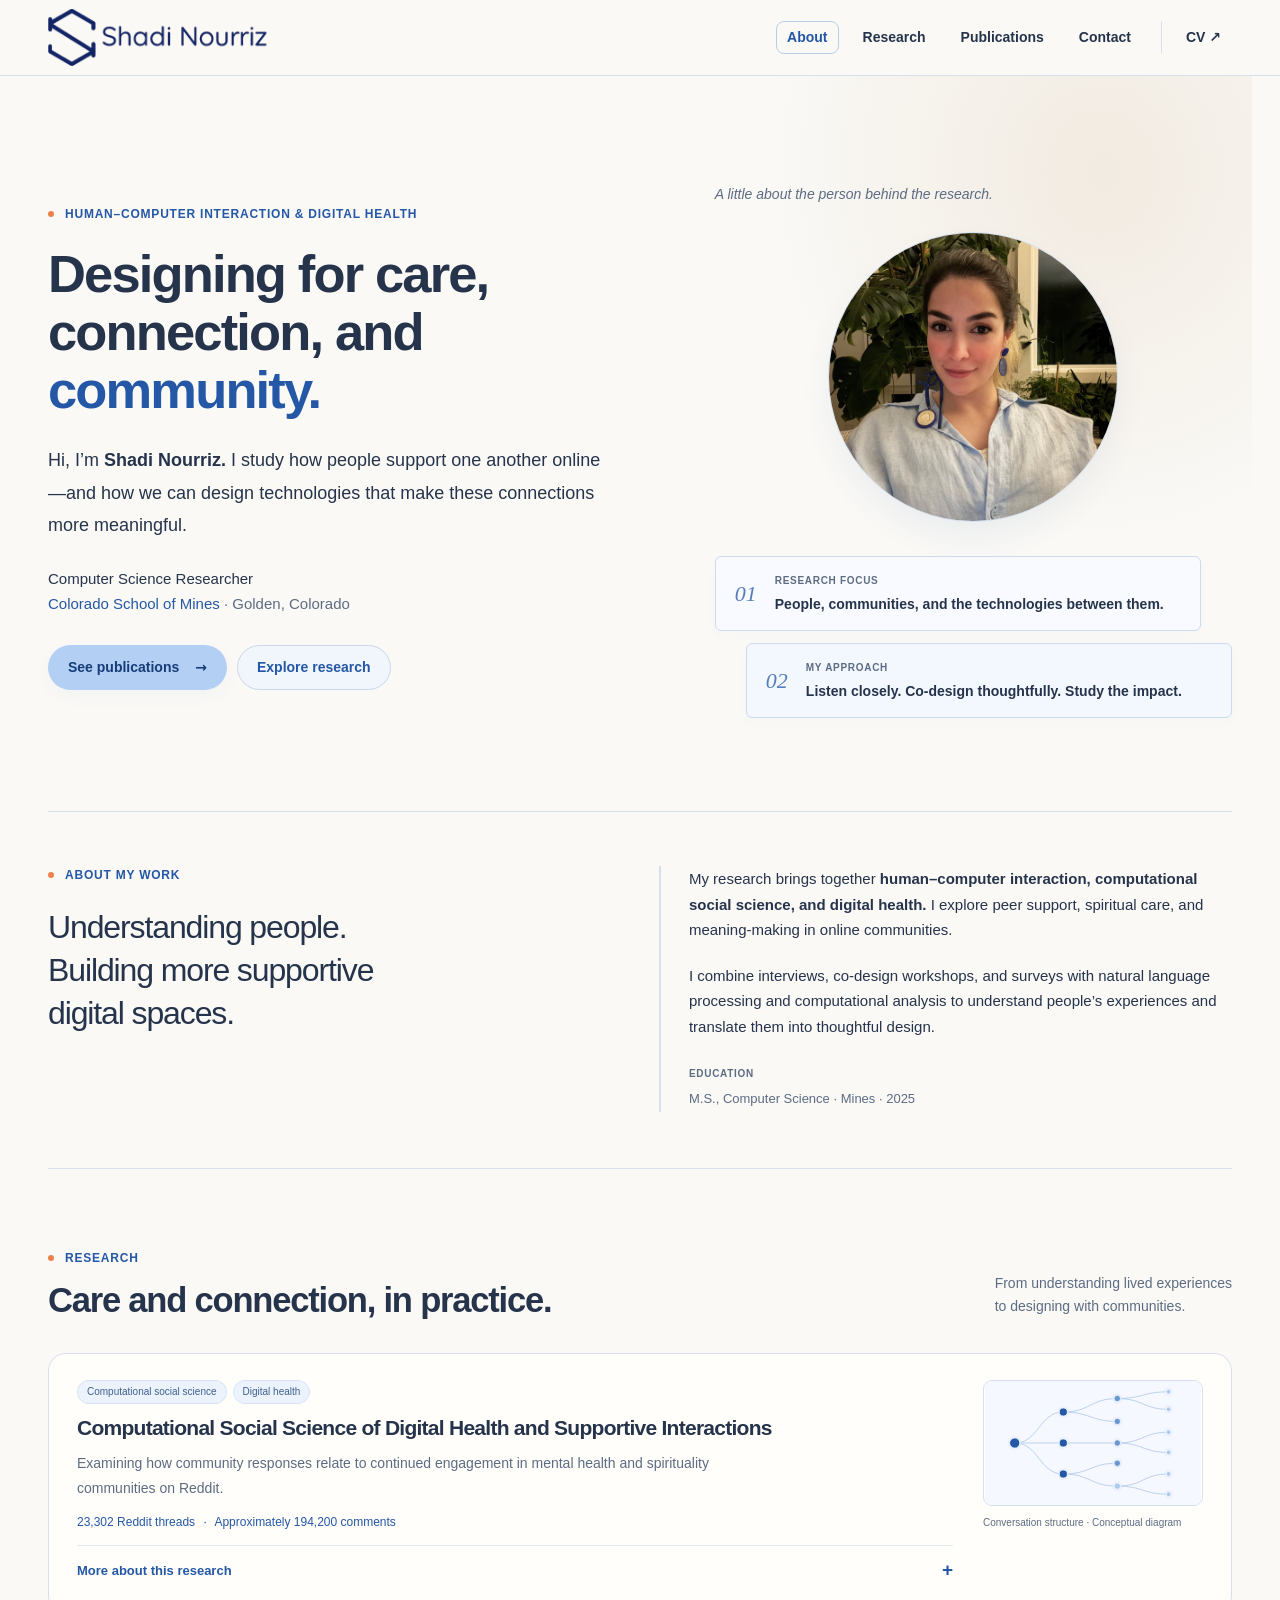
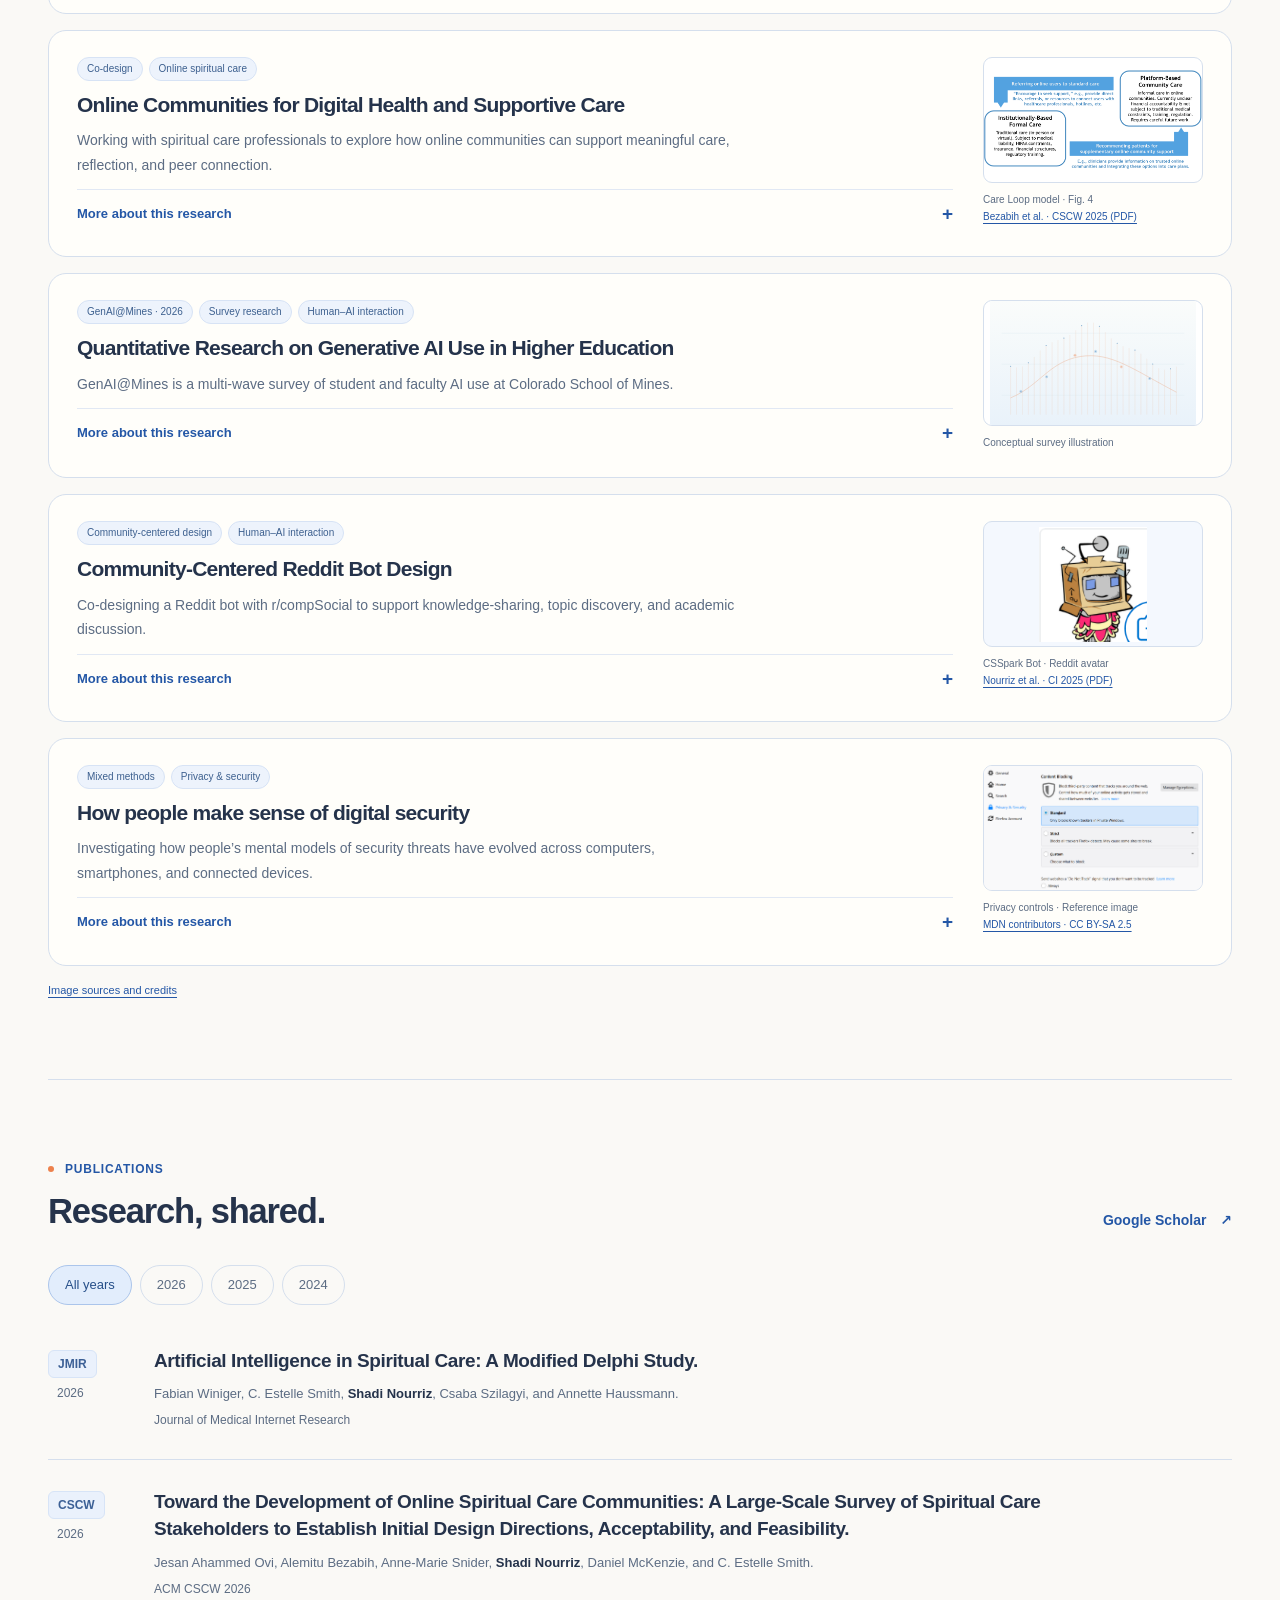
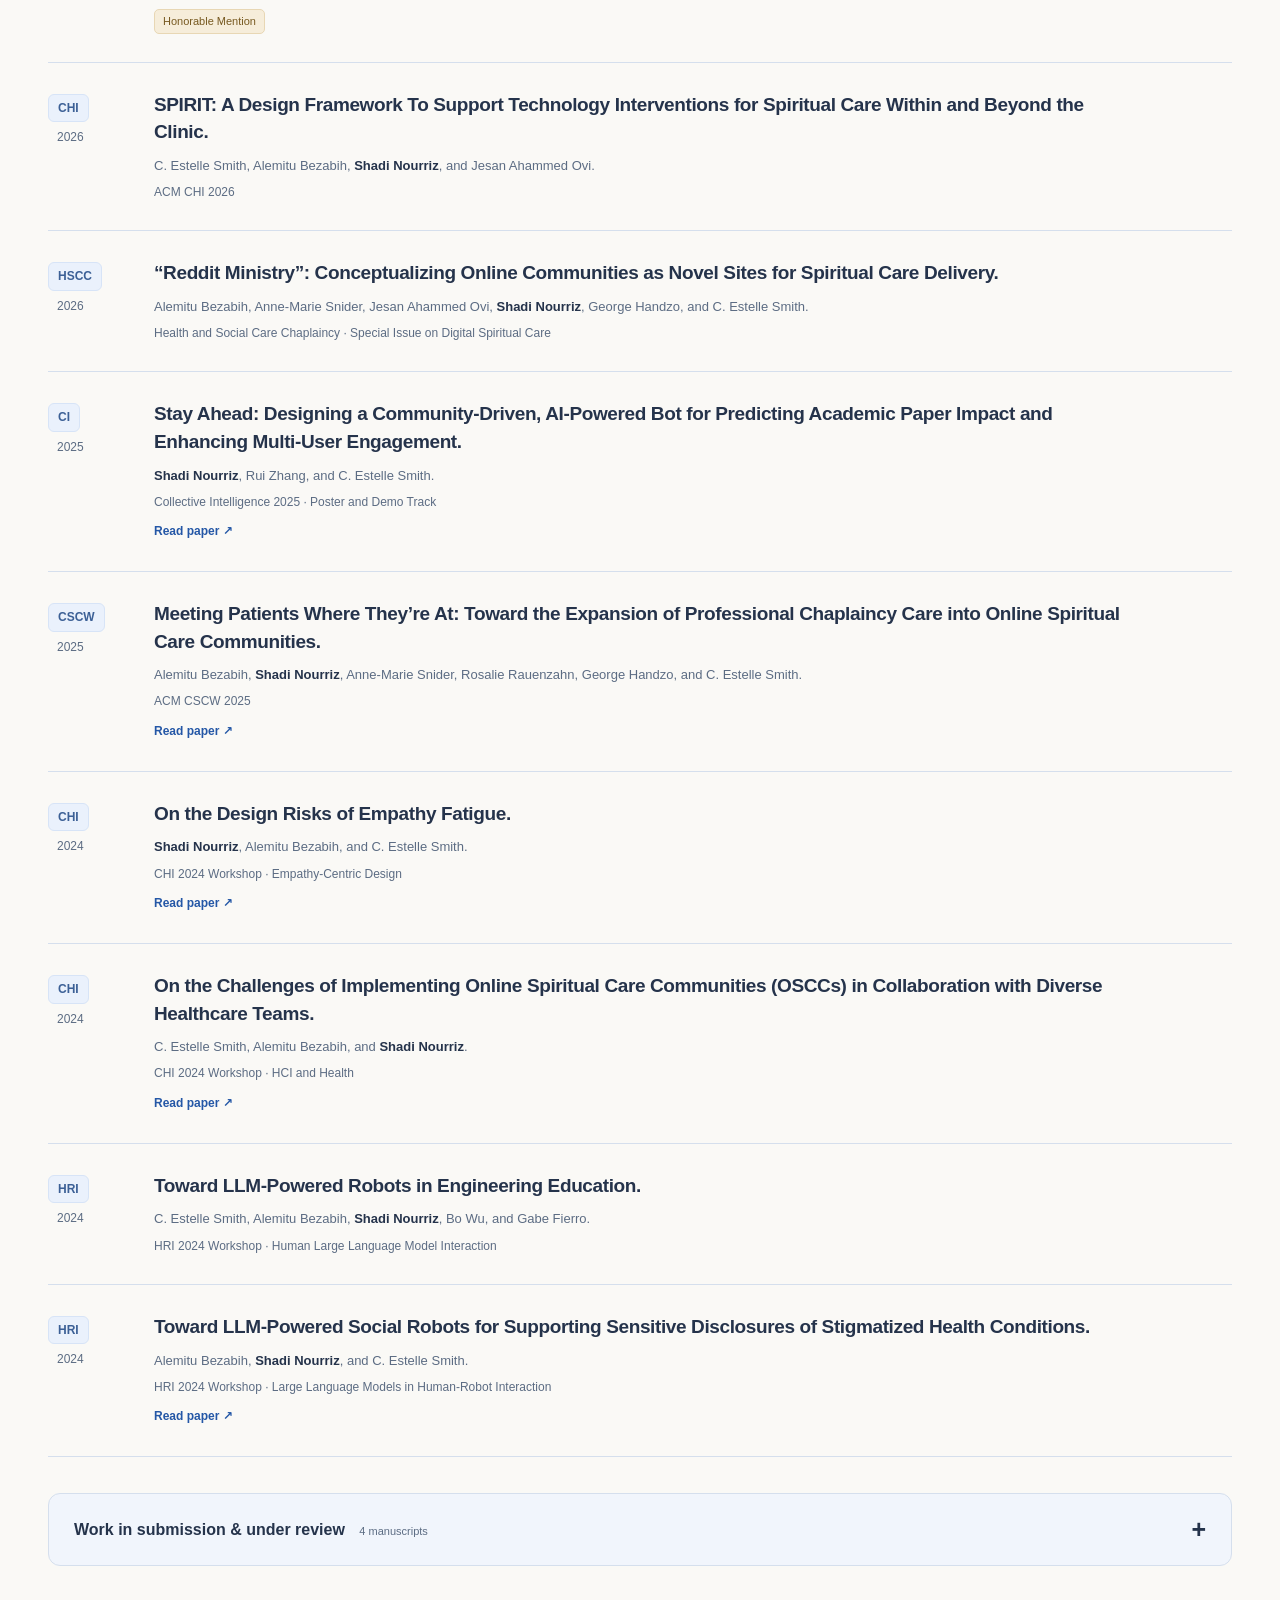
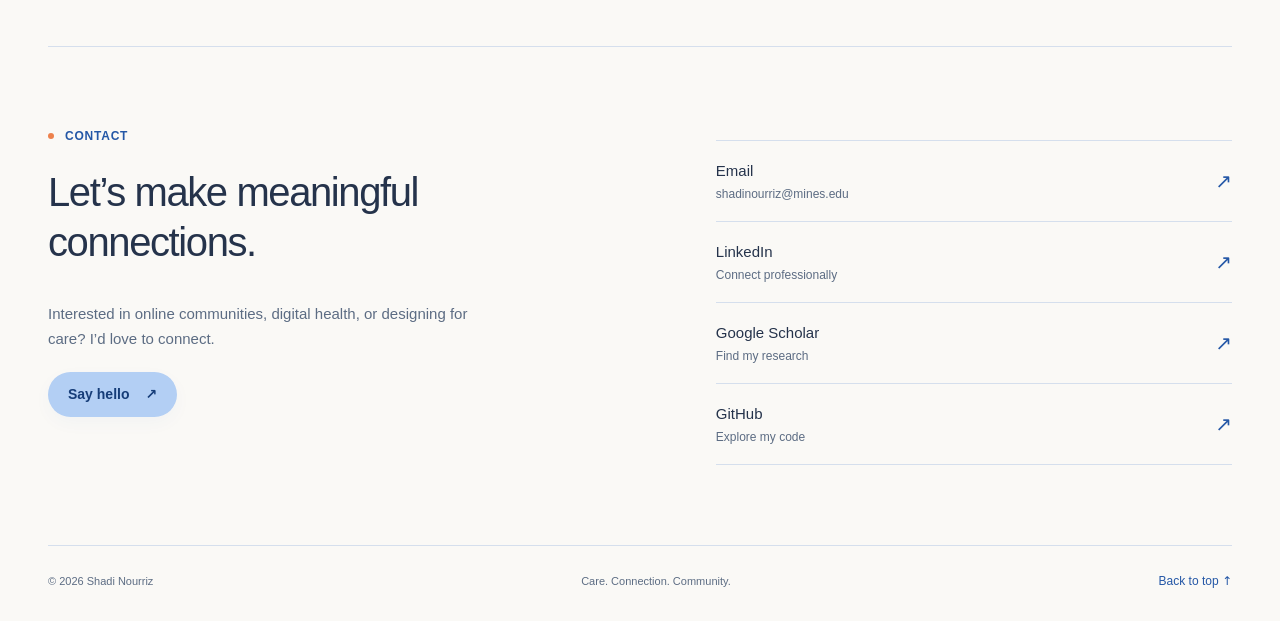
<file: index.html>
<!doctype html>
<html lang="en">
  <head>
    <meta charset="utf-8" />
    <meta name="viewport" content="width=device-width, initial-scale=1" />
    <title>Shadi Nourriz — HCI Researcher</title>
    <meta
      name="description"
      content="Shadi Nourriz is a Computer Science researcher at Colorado School of Mines researching human–computer interaction, digital health, and supportive online communities."
    />
    <link rel="canonical" href="https://www.shadinourriz.com/" />
    <meta property="og:title" content="Shadi Nourriz — HCI Researcher" />
    <meta
      property="og:description"
      content="Designing technologies that support care, connection, and community."
    />
    <meta property="og:type" content="website" />
    <meta property="og:url" content="https://www.shadinourriz.com/" />
    <meta
      property="og:image"
      content="https://www.shadinourriz.com/static/media/Shadii.jpeg"
    />
    <meta name="theme-color" content="#2457a6" />
    <link rel="icon" type="image/svg+xml" href="favicon.svg?v=1" />
    <link rel="stylesheet" href="style.css?v=project-titles-bot-20261018" />
    <script src="script.js" defer></script>
  </head>
  <body id="top">
    <a class="skip-link" href="#main">Skip to content</a>
    <header class="site-header">
      <nav class="shell nav" aria-label="Main navigation">
        <a class="brand" href="#about" aria-label="Shadi Nourriz home"
          ><span class="brand-logo"
            ><img
              src="static/media/logo2.png"
              width="1280"
              height="853"
              alt="Shadi Nourriz" /></span></a
        ><button
          class="menu-toggle"
          type="button"
          aria-expanded="false"
          aria-controls="nav-links"
        >
          Menu <span aria-hidden="true">☰</span>
        </button>
        <div class="nav-links" id="nav-links">
          <a href="#about" class="active" aria-current="location">About</a
          ><a href="#research">Research</a
          ><a href="#publications">Publications</a
          ><a href="#contact">Contact</a>
          <a
            class="nav-cv"
            href="mailto:shadinourriz@mines.edu?subject=Request%20access%20to%20Shadi%20Nourriz%E2%80%99s%20CV&amp;body=Hello%20Shadi%2C%0A%0AI%20would%20like%20to%20request%20access%20to%20your%20CV.%0A%0AMy%20name%3A%0AAffiliation%3A%0AReason%20for%20requesting%20access%3A%0A%0AThank%20you%21"
            aria-label="CV — request access by email"
            title="Request access to my CV"
            >CV <span aria-hidden="true">↗</span></a
          >
        </div>
      </nav>
    </header>
    <main id="main" class="shell">
      <section class="hero" id="about" aria-labelledby="hero-title">
        <div class="hero-copy">
          <p class="eyebrow">
            <span class="dot"></span>Human–computer interaction &amp; digital
            health
          </p>
          <h1 id="hero-title">
            Designing for care,<br />connection, and<br /><span
              >community.</span
            >
          </h1>
          <p class="hero-intro">
            Hi, I’m <strong>Shadi Nourriz.</strong> I study how people support
            one another online—and how we can design technologies that make
            these connections more meaningful.
          </p>
          <p class="affiliation">
            Computer Science Researcher<br /><a
              href="https://www.mines.edu/"
              target="_blank"
              rel="noopener noreferrer"
              >Colorado School of Mines</a
            >
            <span class="location">· Golden, Colorado</span>
          </p>
          <div class="hero-actions">
            <a class="button primary" href="#publications"
              >See publications <span aria-hidden="true">→</span></a
            ><a class="button secondary" href="#research">Explore research</a>
          </div>
        </div>
        <div class="hero-profile">
          <p class="profile-caption">
            A little about the person behind the research.
          </p>
          <div class="portrait-wrap">
            <img
              class="portrait"
              src="static/media/Shadii.jpeg"
              width="640"
              height="640"
              alt="Shadi Nourriz"
              fetchpriority="high"
            />
          </div>
          <div class="profile-note">
            <span class="note-marker" aria-hidden="true">01</span>
            <div>
              <span class="note-label">Research focus</span>
              <p>People, communities, and the technologies between them.</p>
            </div>
          </div>
          <div class="profile-note second">
            <span class="note-marker" aria-hidden="true">02</span>
            <div>
              <span class="note-label">My approach</span>
              <p>Listen closely. Co-design thoughtfully. Study the impact.</p>
            </div>
          </div>
        </div>
      </section>
      <section class="about-detail" aria-labelledby="about-heading">
        <div>
          <p class="eyebrow"><span class="dot"></span>About my work</p>
          <h2 id="about-heading">
            Understanding people.<br />Building more supportive<br />digital
            spaces.
          </h2>
        </div>
        <div class="about-prose">
          <p>
            My research brings together
            <strong
              >human–computer interaction, computational social science, and
              digital health.</strong
            >
            I explore peer support, spiritual care, and meaning-making in online
            communities.
          </p>
          <p>
            I combine interviews, co-design workshops, and surveys with natural
            language processing and computational analysis to understand
            people’s experiences and translate them into thoughtful design.
          </p>
          <div class="education-line">
            <span class="note-label">Education</span>
            <p>
              M.S.,
              Computer Science · Mines · 2025
            </p>
          </div>
        </div>
      </section>
      <section class="section" id="research" aria-labelledby="research-heading">
        <div class="section-heading">
          <div>
            <p class="eyebrow"><span class="dot"></span>Research</p>
            <h2 id="research-heading">Care and connection, in practice.</h2>
          </div>
          <p>
            From understanding lived experiences<br />to designing with
            communities.
          </p>
        </div>
        <div class="research-grid">
          <article class="research-card with-paper-figure">
            <div class="research-copy">
              <div class="tags">
                <span>Computational social science</span
                ><span>Digital health</span>
              </div>
              <h3>
                Computational Social Science of Digital Health and Supportive
                Interactions
              </h3>
              <p>
                Examining how community responses relate to continued engagement
                in mental health and spirituality communities on Reddit.
              </p>
              <p class="project-facts">
                23,302 Reddit threads
                <span aria-hidden="true">·</span> Approximately 194,200 comments
              </p>
              <details>
                <summary>
                  More about this research <span aria-hidden="true">+</span>
                </summary>
                <p>
                  I lead a project integrating archived conversations,
                  theory-informed qualitative annotation, and an NLP
                  classification pipeline to study how people reinterpret
                  difficult experiences. The work combines conversation
                  reconstruction, human annotation protocols, and statistical
                  modeling.
                </p>
              </details>
            </div>
            <figure class="paper-preview">
              <a
                class="paper-image-link"
                href="static/media/project-visuals/conversation-network.svg"
                target="_blank"
                rel="noopener"
                aria-label="Enlarge conceptual conversation structure diagram"
                ><img
                  src="static/media/project-visuals/conversation-network.svg"
                  alt="Branching conversation structure linking an original post with replies and follow-up responses"
                  width="800"
                  height="460"
                  loading="lazy"
              /></a>
              <figcaption>
                Conversation structure · Conceptual diagram
              </figcaption>
            </figure>
          </article>
          <article class="research-card with-paper-figure">
            <div class="research-copy">
              <div class="tags">
                <span>Co-design</span><span>Online spiritual care</span>
              </div>
              <h3>Online Communities for Digital Health and Supportive Care</h3>
              <p>
                Working with spiritual care professionals to explore how online
                communities can support meaningful care, reflection, and peer
                connection.
              </p>
              <details>
                <summary>
                  More about this research <span aria-hidden="true">+</span>
                </summary>
                <p>
                  I led co-design workshops with 24 spiritual care professionals
                  and conducted interviews and qualitative analysis to inform
                  community governance and user experience. I also collaborated
                  with CaringBridge’s product and design teams on “Light a
                  Candle,” a feature in development for expressing support
                  without words.
                </p>
              </details>
            </div>
            <figure class="paper-preview">
              <a
                class="paper-image-link"
                href="static/media/paper-figures/care-loop.png"
                target="_blank"
                rel="noopener"
                aria-label="Enlarge Care Loop model linking formal care and online community care"
                ><img
                  src="static/media/paper-figures/care-loop.png"
                  alt="Care Loop model linking formal care and online community care"
                  width="1701"
                  height="772"
                  loading="lazy"
              /></a>
              <figcaption>
                Care Loop model · Fig. 4<br /><a
                  href="https://estellesmithphd.com/wp-content/uploads/2025/08/cscw2025-onlinespiritualcarecommunities.pdf"
                  target="_blank"
                  rel="noopener noreferrer"
                  >Bezabih et al. · CSCW 2025 (PDF)</a
                >
              </figcaption>
            </figure>
          </article>
          <article class="research-card with-paper-figure">
            <div class="research-copy">
              <div class="tags">
                <span>GenAI@Mines · 2026</span><span>Survey research</span
                ><span>Human–AI interaction</span>
              </div>
              <h3>
                Quantitative Research on Generative AI Use in Higher Education
              </h3>
              <p>
                GenAI@Mines is a multi-wave survey of student and faculty AI use
                at Colorado School of Mines.
              </p>
              <details>
                <summary>
                  More about this research <span aria-hidden="true">+</span>
                </summary>
                <p>
                  I co-developed research questions, hypotheses, and QuestionPro
                  branching logic, and contributed to the study’s
                  OSF-preregistered regression plan. The project uses survey
                  research to examine generative AI use across the university
                  community.
                </p>
              </details>
            </div>
            <figure class="paper-preview">
              <a
                class="paper-image-link"
                href="static/media/project-visuals/survey-traces.svg"
                target="_blank"
                rel="noopener"
                aria-label="Enlarge Conceptual survey illustration with delicate vertical response traces and a curved line"
                ><img
                  src="static/media/project-visuals/survey-traces.svg"
                  alt="Conceptual survey illustration with delicate vertical response traces and a curved line"
                  width="800"
                  height="480"
                  loading="lazy"
              /></a>
              <figcaption>Conceptual survey illustration</figcaption>
            </figure>
          </article>
          <article class="research-card with-paper-figure">
            <div class="research-copy">
              <div class="tags">
                <span>Community-centered design</span
                ><span>Human–AI interaction</span>
              </div>
              <h3>Community-Centered Reddit Bot Design</h3>
              <p>
                Co-designing a Reddit bot with r/compSocial to support
                knowledge-sharing, topic discovery, and academic discussion.
              </p>
              <details>
                <summary>
                  More about this research <span aria-hidden="true">+</span>
                </summary>
                <p>
                  Through contextual inquiry, a user survey, and two rounds of
                  user testing, I developed and refined keyword subscriptions,
                  topic notifications, and research-paper recommendations.
                  Moderator and community feedback guided iterative design and
                  evaluation.
                </p>
              </details>
            </div>
            <figure class="paper-preview">
              <a
                class="paper-image-link bot-avatar-preview"
                href="static/media/SparkBotProfil.png"
                target="_blank"
                rel="noopener"
                aria-label="View CSSpark Bot profile"
                ><span class="bot-avatar-crop"
                  ><img
                    src="static/media/SparkBotProfil.png"
                    alt="CSSpark Bot’s original Reddit robot avatar"
                    width="632"
                    height="512"
                    loading="lazy" /></span
              ></a>
              <figcaption>
                CSSpark Bot · Reddit avatar<br /><a
                  href="https://ci.acm.org/2025/wp-content/uploads/99-Nourriz.pdf"
                  target="_blank"
                  rel="noopener noreferrer"
                  >Nourriz et al. · CI 2025 (PDF)</a
                >
              </figcaption>
            </figure>
          </article>
          <article class="research-card with-paper-figure">
            <div class="research-copy">
              <div class="tags">
                <span>Mixed methods</span><span>Privacy &amp; security</span>
              </div>
              <h3>How people make sense of digital security</h3>
              <p>
                Investigating how people’s mental models of security threats
                have evolved across computers, smartphones, and connected
                devices.
              </p>
              <details>
                <summary>
                  More about this research <span aria-hidden="true">+</span>
                </summary>
                <p>
                  This mixed-methods replication adapts a foundational 2010
                  study to modern security concerns. Surveys, in-depth
                  interviews, and thematic analysis help uncover how people
                  understand risks and make everyday security decisions.
                </p>
              </details>
            </div>
            <figure class="paper-preview">
              <a
                class="paper-image-link"
                href="static/media/project-visuals/browser-privacy-controls.png"
                target="_blank"
                rel="noopener"
                aria-label="Enlarge Firefox privacy settings showing standard, strict, and custom content-blocking choices"
                ><img
                  src="static/media/project-visuals/browser-privacy-controls.png"
                  alt="Firefox privacy settings showing standard, strict, and custom content-blocking choices"
                  width="919"
                  height="767"
                  loading="lazy"
              /></a>
              <figcaption>
                Privacy controls · Reference image<br /><a
                  href="https://github.com/mdn/content/blob/a1aa79c09717761fc72c20bac94bb9c430ed487a/files/en-us/web/privacy/guides/firefox_tracking_protection/content_blocking.png"
                  target="_blank"
                  rel="noopener noreferrer"
                  >MDN contributors · CC BY-SA 2.5</a
                >
              </figcaption>
            </figure>
          </article>
        </div>
        <p class="image-credit">
          <a href="static/media/project-visuals/CREDITS.txt"
            >Image sources and credits</a
          >
        </p>
      </section>
      <section
        class="section publications-section"
        id="publications"
        aria-labelledby="publications-heading"
      >
        <div class="section-heading">
          <div>
            <p class="eyebrow"><span class="dot"></span>Publications</p>
            <h2 id="publications-heading">Research, shared.</h2>
          </div>
          <a
            class="text-link"
            href="https://scholar.google.com/citations?user=-Ar3UQ4AAAAJ&amp;hl=en"
            target="_blank"
            rel="noopener noreferrer"
            >Google Scholar <span aria-hidden="true">↗</span></a
          >
        </div>
        <div
          class="publication-filters"
          role="group"
          aria-label="Filter published work by year"
        >
          <button
            type="button"
            class="filter active"
            data-filter="all"
            aria-pressed="true"
          >
            All years</button
          ><button
            type="button"
            class="filter"
            data-filter="2026"
            aria-pressed="false"
          >
            2026</button
          ><button
            type="button"
            class="filter"
            data-filter="2025"
            aria-pressed="false"
          >
            2025</button
          ><button
            type="button"
            class="filter"
            data-filter="2024"
            aria-pressed="false"
          >
            2024
          </button>
        </div>
        <p
          class="sr-only"
          id="publication-count"
          role="status"
          aria-live="polite"
        >
          10 publications shown.
        </p>
        <div class="publication-list">
          <article class="publication" data-year="2026">
            <div class="publication-venue">
              <span>JMIR</span><small>2026</small>
            </div>
            <div class="publication-copy">
              <h3>
                Artificial Intelligence in Spiritual Care: A Modified Delphi
                Study.
              </h3>
              <p class="authors">
                Fabian Winiger, C. Estelle Smith,
                <strong>Shadi Nourriz</strong>, Csaba Szilagyi, and Annette
                Haussmann.
              </p>
              <p class="venue-detail">Journal of Medical Internet Research</p>
            </div>
          </article>
          <article class="publication" data-year="2026">
            <div class="publication-venue">
              <span>CSCW</span><small>2026</small>
            </div>
            <div class="publication-copy">
              <h3>
                Toward the Development of Online Spiritual Care Communities: A
                Large-Scale Survey of Spiritual Care Stakeholders to Establish
                Initial Design Directions, Acceptability, and Feasibility.
              </h3>
              <p class="authors">
                Jesan Ahammed Ovi, Alemitu Bezabih, Anne-Marie Snider,
                <strong>Shadi Nourriz</strong>, Daniel McKenzie, and C. Estelle
                Smith.
              </p>
              <p class="venue-detail">ACM CSCW 2026</p>
              <span class="award">Honorable Mention</span>
            </div>
          </article>
          <article class="publication" data-year="2026">
            <div class="publication-venue">
              <span>CHI</span><small>2026</small>
            </div>
            <div class="publication-copy">
              <h3>
                SPIRIT: A Design Framework To Support Technology Interventions
                for Spiritual Care Within and Beyond the Clinic.
              </h3>
              <p class="authors">
                C. Estelle Smith, Alemitu Bezabih,
                <strong>Shadi Nourriz</strong>, and Jesan Ahammed Ovi.
              </p>
              <p class="venue-detail">ACM CHI 2026</p>
            </div>
          </article>
          <article class="publication" data-year="2026">
            <div class="publication-venue">
              <span>HSCC</span><small>2026</small>
            </div>
            <div class="publication-copy">
              <h3>
                “Reddit Ministry”: Conceptualizing Online Communities as Novel
                Sites for Spiritual Care Delivery.
              </h3>
              <p class="authors">
                Alemitu Bezabih, Anne-Marie Snider, Jesan Ahammed Ovi,
                <strong>Shadi Nourriz</strong>, George Handzo, and C. Estelle
                Smith.
              </p>
              <p class="venue-detail">
                Health and Social Care Chaplaincy · Special Issue on Digital
                Spiritual Care
              </p>
            </div>
          </article>
          <article class="publication" data-year="2025">
            <div class="publication-venue">
              <span>CI</span><small>2025</small>
            </div>
            <div class="publication-copy">
              <h3>
                Stay Ahead: Designing a Community-Driven, AI-Powered Bot for
                Predicting Academic Paper Impact and Enhancing Multi-User
                Engagement.
              </h3>
              <p class="authors">
                <strong>Shadi Nourriz</strong>, Rui Zhang, and C. Estelle Smith.
              </p>
              <p class="venue-detail">
                Collective Intelligence 2025 · Poster and Demo Track
              </p>
              <a
                class="paper-link"
                href="https://ci.acm.org/2025/wp-content/uploads/99-Nourriz.pdf"
                target="_blank"
                rel="noopener noreferrer"
                >Read paper <span aria-hidden="true">↗</span></a
              >
            </div>
          </article>
          <article class="publication" data-year="2025">
            <div class="publication-venue">
              <span>CSCW</span><small>2025</small>
            </div>
            <div class="publication-copy">
              <h3>
                Meeting Patients Where They’re At: Toward the Expansion of
                Professional Chaplaincy Care into Online Spiritual Care
                Communities.
              </h3>
              <p class="authors">
                Alemitu Bezabih, <strong>Shadi Nourriz</strong>, Anne-Marie
                Snider, Rosalie Rauenzahn, George Handzo, and C. Estelle Smith.
              </p>
              <p class="venue-detail">ACM CSCW 2025</p>
              <a
                class="paper-link"
                href="https://dl.acm.org/doi/10.1145/3757492"
                target="_blank"
                rel="noopener noreferrer"
                >Read paper <span aria-hidden="true">↗</span></a
              >
            </div>
          </article>
          <article class="publication" data-year="2024">
            <div class="publication-venue">
              <span>CHI</span><small>2024</small>
            </div>
            <div class="publication-copy">
              <h3>On the Design Risks of Empathy Fatigue.</h3>
              <p class="authors">
                <strong>Shadi Nourriz</strong>, Alemitu Bezabih, and C. Estelle
                Smith.
              </p>
              <p class="venue-detail">
                CHI 2024 Workshop · Empathy-Centric Design
              </p>
              <a
                class="paper-link"
                href="https://dl.acm.org/doi/10.1145/3661790.3661798"
                target="_blank"
                rel="noopener noreferrer"
                >Read paper <span aria-hidden="true">↗</span></a
              >
            </div>
          </article>
          <article class="publication" data-year="2024">
            <div class="publication-venue">
              <span>CHI</span><small>2024</small>
            </div>
            <div class="publication-copy">
              <h3>
                On the Challenges of Implementing Online Spiritual Care
                Communities (OSCCs) in Collaboration with Diverse Healthcare
                Teams.
              </h3>
              <p class="authors">
                C. Estelle Smith, Alemitu Bezabih, and
                <strong>Shadi Nourriz</strong>.
              </p>
              <p class="venue-detail">CHI 2024 Workshop · HCI and Health</p>
              <a
                class="paper-link"
                href="https://estellesmithphd.com/wp-content/uploads/2024/04/on-the-challenges-of-implementing-online-spiritual-care-communities-osccs-in-collaboration-with-diverse-healthcare-teams.pdf"
                target="_blank"
                rel="noopener noreferrer"
                >Read paper <span aria-hidden="true">↗</span></a
              >
            </div>
          </article>
          <article class="publication" data-year="2024">
            <div class="publication-venue">
              <span>HRI</span><small>2024</small>
            </div>
            <div class="publication-copy">
              <h3>Toward LLM-Powered Robots in Engineering Education.</h3>
              <p class="authors">
                C. Estelle Smith, Alemitu Bezabih,
                <strong>Shadi Nourriz</strong>, Bo Wu, and Gabe Fierro.
              </p>
              <p class="venue-detail">
                HRI 2024 Workshop · Human Large Language Model Interaction
              </p>
            </div>
          </article>
          <article class="publication" data-year="2024">
            <div class="publication-venue">
              <span>HRI</span><small>2024</small>
            </div>
            <div class="publication-copy">
              <h3>
                Toward LLM-Powered Social Robots for Supporting Sensitive
                Disclosures of Stigmatized Health Conditions.
              </h3>
              <p class="authors">
                Alemitu Bezabih, <strong>Shadi Nourriz</strong>, and C. Estelle
                Smith.
              </p>
              <p class="venue-detail">
                HRI 2024 Workshop · Large Language Models in Human-Robot
                Interaction
              </p>
              <a
                class="paper-link"
                href="https://estellesmithphd.com/wp-content/uploads/2024/03/hri2024-hiv-workshop.pdf"
                target="_blank"
                rel="noopener noreferrer"
                >Read paper <span aria-hidden="true">↗</span></a
              >
            </div>
          </article>
        </div>
        <details class="review-section">
          <summary>
            <span
              >Work in submission &amp; under review
              <small>4 manuscripts</small></span
            ><span class="details-symbol" aria-hidden="true">+</span>
          </summary>
          <p class="review-note">
            These manuscripts are separate from the published work above;
            submission does not imply acceptance.
          </p>
          <div class="manuscript-grid">
            <article class="manuscript">
              <span class="status">In submission</span>
              <h4>
                Digital Health and Supportive Interactions: A Computational
                Study of Reddit Conversations and Community Responses.
              </h4>
              <p class="authors">
                <strong>Shadi Nourriz</strong>, Lilly Phan, Jesan Ahammed Ovi,
                and C. Estelle Smith.
              </p>
              <p class="venue-detail">ACM Health Journal 2027</p>
            </article>
            <article class="manuscript">
              <span class="status">In submission</span>
              <h4>
                Professional Care Providers’ Perspectives on the Design and
                Governance of Online Support Care Communities.
              </h4>
              <p class="authors">
                <strong>Shadi Nourriz</strong>, Alemitu Bezabih, and C. Estelle
                Smith.
              </p>
              <p class="venue-detail">ACM Health Journal 2027</p>
            </article>
            <article class="manuscript">
              <span class="status">Under review</span>
              <h4>
                Understanding Spiritual Narratives and Peer Support in Online
                Communities.
              </h4>
              <p class="authors">
                Jesan Ahammed Ovi, <strong>Shadi Nourriz</strong>, Lilly Phan,
                Joshua Hatfield, Noah Link, and C. Estelle Smith.
              </p>
              <p class="venue-detail">CHI 2027</p>
            </article>
            <article class="manuscript">
              <span class="status">Under review</span>
              <h4>
                “Spiritual Care is Everyone’s Job”: Design Goals for Cultivating
                Meaningful Peer-Provisioned Spiritual Care Interactions Online.
              </h4>
              <p class="authors">
                Alemitu Bezabih, <strong>Shadi Nourriz</strong>, Anne-Marie
                Snider, and C. Estelle Smith.
              </p>
              <p class="venue-detail">CHI 2027</p>
            </article>
          </div>
        </details>
      </section>
      <section
        class="section contact-section"
        id="contact"
        aria-labelledby="contact-heading"
      >
        <div>
          <p class="eyebrow"><span class="dot"></span>Contact</p>
          <h2 id="contact-heading">Let’s make meaningful<br />connections.</h2>
          <p>
            Interested in online communities, digital health, or designing for
            care? I’d love to connect.
          </p>
          <a class="button primary" href="mailto:shadinourriz@mines.edu"
            >Say hello <span aria-hidden="true">↗</span></a
          >
        </div>
        <div class="contact-links">
          <a href="mailto:shadinourriz@mines.edu"
            ><span>Email<small>shadinourriz@mines.edu</small></span
            ><span aria-hidden="true">↗</span></a
          ><a
            href="https://www.linkedin.com/in/shadi-nourriz/"
            target="_blank"
            rel="noopener noreferrer"
            ><span>LinkedIn<small>Connect professionally</small></span
            ><span aria-hidden="true">↗</span></a
          ><a
            href="https://scholar.google.com/citations?user=-Ar3UQ4AAAAJ&amp;hl=en"
            target="_blank"
            rel="noopener noreferrer"
            ><span>Google Scholar<small>Find my research</small></span
            ><span aria-hidden="true">↗</span></a
          ><a
            href="https://github.com/ShadiNrz"
            target="_blank"
            rel="noopener noreferrer"
            ><span>GitHub<small>Explore my code</small></span
            ><span aria-hidden="true">↗</span></a
          >
        </div>
      </section>
    </main>
    <footer class="shell footer">
      <p>© <span id="year">2026</span> Shadi Nourriz</p>
      <span>Care. Connection. Community.</span
      ><a href="#top">Back to top <span aria-hidden="true">↑</span></a>
    </footer>
  </body>
</html>
</file>
<file: style.css>
:root {
  --bg: #faf9f6;
  --ink: #25334b;
  --muted: #5c6c83;
  --blue: #2457a6;
  --accent: #b3cff4;
  --line: #d5dfed;
  --orange: #ed814c;
  --panel: #f1f5fb;
  --radius: 18px;
}
* {
  box-sizing: border-box;
}
html {
  scroll-behavior: smooth;
  scroll-padding-top: 100px;
}
body {
  margin: 0;
  background: var(--bg);
  color: var(--ink);
  font-family:
    Inter,
    -apple-system,
    BlinkMacSystemFont,
    "Segoe UI",
    Arial,
    sans-serif;
  font-size: 16px;
  line-height: 1.7;
  -webkit-font-smoothing: antialiased;
}
a {
  color: var(--blue);
  text-decoration: none;
}
a:hover {
  text-decoration: underline;
  text-underline-offset: 5px;
}
button,
summary,
a {
  -webkit-tap-highlight-color: transparent;
}
button {
  font: inherit;
}
button,
a,
summary {
  touch-action: manipulation;
}
button:focus-visible,
a:focus-visible,
summary:focus-visible {
  outline: 3px solid var(--blue);
  outline-offset: 5px;
}
::selection {
  background: #ccdef8;
}
h1,
h2,
h3,
h4,
p {
  margin-top: 0;
}
h1,
h2,
h3,
h4 {
  line-height: 1.2;
  letter-spacing: -0.035em;
}
h1 {
  font-size: clamp(42px, 4.1vw, 60px);
  font-weight: 650;
  line-height: 1.1;
  margin-bottom: 26px;
}
h2 {
  font-size: clamp(29px, 2.7vw, 39px);
  font-weight: 550;
}
h3 {
  font-size: 24px;
  font-weight: 600;
}
h4 {
  font-size: 18px;
}
p {
  margin-bottom: 20px;
}
.shell {
  width: min(1240px, calc(100% - 96px));
  margin-inline: auto;
}
.sr-only {
  position: absolute;
  width: 1px;
  height: 1px;
  padding: 0;
  margin: -1px;
  overflow: hidden;
  clip: rect(0, 0, 0, 0);
  white-space: nowrap;
  border: 0;
}
.skip-link {
  position: fixed;
  left: 20px;
  top: -100px;
  z-index: 20;
  background: var(--ink);
  color: white;
  padding: 10px 20px;
  border-radius: 10px;
}
.skip-link:focus {
  top: 12px;
}
.site-header {
  position: sticky;
  top: 0;
  z-index: 10;
  background: rgba(250, 249, 246, 0.95);
  backdrop-filter: blur(16px);
  border-bottom: 1px solid var(--line);
}
.nav {
  display: flex;
  align-items: center;
  justify-content: space-between;
  min-height: 75px;
  gap: 24px;
}
.brand {
  display: flex;
  align-items: center;
  gap: 12px;
  font-weight: 650;
  font-size: 17px;
  color: var(--ink);
  white-space: nowrap;
}
.brand:hover {
  text-decoration: none;
}
.brand-logo {
  position: relative;
  display: block;
  width: 220px;
  height: 58px;
  overflow: hidden;
}
.brand-logo img {
  position: absolute;
  width: 300px;
  height: 200px;
  max-width: none;
  left: -44px;
  top: -73px;
}

.nav-links {
  display: flex;
  align-items: center;
  gap: 13px;
}
.nav-links > a {
  color: var(--ink);
  font-size: 14px;
  font-weight: 550;
  padding: 4px 10px;
  border: 1px solid transparent;
  border-radius: 8px;
}
.nav-links > a.active {
  border-color: #b9cce5;
  color: var(--blue);
}
.nav-links > a:hover {
  text-decoration: none;
  background: #edf3fc;
}
.nav-links .nav-cv {
  border-left: 1px solid var(--line);
  border-radius: 0;
  margin-left: 6px;
  padding-left: 24px;
}
.menu-toggle {
  display: none;
}
.hero {
  display: grid;
  grid-template-columns: 1.15fr 1fr;
  align-items: center;
  gap: 72px;
  min-height: 735px;
  padding: 78px 0 70px;
  position: relative;
}
.hero:before {
  content: "";
  position: absolute;
  right: -20px;
  top: 0;
  width: 500px;
  height: 480px;
  background: radial-gradient(ellipse at 70% 20%, #ede3d6aa, transparent 68%);
  pointer-events: none;
  z-index: -1;
}
.eyebrow {
  display: flex;
  align-items: center;
  gap: 11px;
  text-transform: uppercase;
  color: var(--blue);
  font-size: 12px;
  font-weight: 650;
  letter-spacing: 0.065em;
  margin-bottom: 22px;
  line-height: 1.5;
}
.dot {
  width: 6px;
  height: 6px;
  background: var(--orange);
  border-radius: 50%;
  flex-shrink: 0;
}
.hero h1 span {
  color: var(--blue);
}
.hero-intro {
  font-size: 18px;
  max-width: 570px;
  line-height: 1.8;
}
.hero-intro strong {
  font-weight: 600;
}
.affiliation {
  font-size: 15px;
  line-height: 1.7;
  margin: 24px 0;
}
.location {
  color: var(--muted);
  white-space: nowrap;
}
.hero-actions {
  display: flex;
  gap: 10px;
  flex-wrap: wrap;
  margin-top: 28px;
}
.button {
  display: inline-flex;
  align-items: center;
  justify-content: center;
  gap: 16px;
  border-radius: 30px;
  padding: 11px 19px;
  line-height: 1.5;
  font-size: 14px;
  font-weight: 600;
  border: 1px solid transparent;
  transition:
    background 0.2s,
    transform 0.2s;
}
.button:hover {
  text-decoration: none;
  transform: translateY(-2px);
}
.button.primary {
  background: var(--accent);
  color: #163d78;
  box-shadow: 0 6px 18px #2457a609;
}
.button.primary:hover {
  background: #9fc1f0;
}
.button.secondary {
  border-color: #cbd8ec;
  background: #f1f5fc;
  color: var(--blue);
}
.button.quiet {
  border-color: #adc2df;
  color: var(--blue);
}
.hero-profile {
  display: flex;
  flex-direction: column;
  align-items: center;
  padding-top: 6px;
}
.profile-caption {
  font-size: 14px;
  color: var(--muted);
  font-style: italic;
  margin: 0 0 25px;
  align-self: flex-start;
}
.portrait-wrap {
  width: 290px;
  height: 290px;
  border: 1px solid #d4e0f0;
  border-radius: 50%;
  margin: 0 auto 34px;
  box-shadow: 0 17px 30px #254f8910;
  overflow: hidden;
}
.portrait {
  display: block;
  width: 100%;
  height: 100%;
  object-fit: cover;
}
.profile-note {
  display: flex;
  gap: 18px;
  align-items: center;
  border: 1px solid #cbdaf0;
  background: #f8faff;
  padding: 15px 19px;
  border-radius: 6px;
  width: 94%;
  box-shadow: 0 5px 12px #294f8905;
  align-self: flex-start;
}
.profile-note.second {
  margin-top: 12px;
  align-self: flex-end;
  background: #f3f7fe;
}
.note-marker {
  font-family: Georgia, serif;
  font-style: italic;
  font-size: 22px;
  color: #557db8;
}
.note-label {
  display: block;
  text-transform: uppercase;
  font-size: 10px;
  font-weight: 650;
  letter-spacing: 0.07em;
  color: var(--muted);
  margin-bottom: 5px;
}
.profile-note p {
  font-size: 14px;
  line-height: 1.5;
  margin: 0;
  font-weight: 550;
}
.about-detail {
  display: grid;
  grid-template-columns: 1fr 1.1fr;
  gap: 90px;
  border-top: 1px solid var(--line);
  border-bottom: 1px solid var(--line);
  padding: 54px 0 56px;
}
.about-detail h2 {
  font-size: 32px;
  line-height: 1.35;
  font-weight: 450;
  margin: 0;
}
.about-prose {
  padding-left: 28px;
  border-left: 2px solid var(--line);
  font-size: 15px;
}
.about-prose strong {
  font-weight: 600;
}
.education-line {
  margin-top: 26px;
}
.education-line p {
  font-size: 13px;
  line-height: 1.9;
  margin-bottom: 0;
  color: var(--muted);
}
.section {
  padding: 80px 0;
}
.section-heading {
  display: flex;
  justify-content: space-between;
  gap: 30px;
  align-items: flex-end;
  margin-bottom: 32px;
}
.section-heading .eyebrow {
  margin-bottom: 13px;
}
.section-heading h2 {
  margin-bottom: 0;
}
.section-heading > p {
  color: var(--muted);
  font-size: 14px;
  margin-bottom: 3px;
  line-height: 1.65;
}
.research-grid {
  display: grid;
  grid-template-columns: minmax(0, 1fr);
  gap: 28px;
}
.research-card {
  border: 1px solid var(--line);
  border-radius: var(--radius);
  overflow: hidden;
  background: #fffefa;
  transition:
    box-shadow 0.2s,
    border-color 0.2s;
}
.research-card:hover {
  box-shadow: 0 8px 28px #294f890c;
  border-color: #a6bfdf;
}
.research-copy {
  padding: 27px 28px 24px;
}
.research-copy h3 {
  line-height: 1.3;
  font-size: 23px;
  margin-bottom: 14px;
}
.research-copy > p {
  font-size: 15px;
  color: var(--muted);
  line-height: 1.8;
  margin-bottom: 16px;
}
.tags {
  display: flex;
  flex-wrap: wrap;
  gap: 6px;
  margin-bottom: 15px;
}
.tags span {
  font-size: 10px;
  line-height: 1.6;
  padding: 3px 9px;
  border-radius: 20px;
  background: #edf3fc;
  border: 1px solid #d7e3f5;
  color: #3d608f;
  font-weight: 500;
}
.research-copy details {
  border-top: 1px solid #e1e8f4;
  padding-top: 13px;
}
.research-copy summary {
  font-size: 13px;
  font-weight: 600;
  color: var(--blue);
  display: flex;
  justify-content: space-between;
  gap: 12px;
  align-items: center;
  list-style: none;
  cursor: pointer;
  min-height: 28px;
}
.research-copy summary::-webkit-details-marker {
  display: none;
}
.research-copy summary span {
  font-size: 19px;
  transition: transform 0.2s;
}
.research-copy details[open] summary span {
  transform: rotate(45deg);
}
.research-copy details p {
  font-size: 14px;
  line-height: 1.8;
  margin: 14px 0 0;
  color: var(--muted);
}
.publications-section {
  border-top: 1px solid var(--line);
}
.text-link {
  font-size: 14px;
  font-weight: 600;
  white-space: nowrap;
}
.text-link span {
  margin-left: 10px;
}
.publication-filters {
  display: flex;
  gap: 8px;
  margin-bottom: 14px;
  flex-wrap: wrap;
}
.filter {
  border: 1px solid var(--line);
  border-radius: 22px;
  padding: 7px 16px;
  background: transparent;
  color: var(--muted);
  font-size: 13px;
  cursor: pointer;
  min-height: 40px;
}
.filter.active {
  background: #e2edfc;
  color: #264f89;
  border-color: #abc5eb;
}
.filter:hover {
  border-color: var(--blue);
}
.publication {
  display: grid;
  grid-template-columns: 82px 1fr;
  gap: 24px;
  padding: 28px 0;
  border-bottom: 1px solid var(--line);
}
.publication[hidden] {
  display: none;
}
.publication-venue {
  display: flex;
  align-items: flex-start;
  flex-direction: column;
  gap: 5px;
  padding-top: 3px;
}
.publication-venue > span {
  font-size: 12px;
  font-weight: 650;
  background: #eaf1fc;
  color: #3c6096;
  border: 1px solid #d7e4f7;
  border-radius: 6px;
  padding: 3px 9px;
}
.publication-venue small {
  font-size: 12px;
  color: var(--muted);
  padding-left: 9px;
}
.publication h3 {
  font-size: 19px;
  line-height: 1.45;
  letter-spacing: -0.02em;
  margin-bottom: 9px;
  max-width: 970px;
}
.authors {
  font-size: 13px;
  color: var(--muted);
  line-height: 1.7;
  margin: 0 0 5px;
}
.authors strong {
  font-weight: 600;
  color: var(--ink);
}
.venue-detail {
  font-size: 12px;
  color: var(--muted);
  margin: 0;
  line-height: 1.7;
}
.paper-link {
  display: inline-block;
  font-size: 12px;
  font-weight: 600;
  margin-top: 9px;
}
.award {
  display: inline-block;
  margin-top: 10px;
  margin-right: 15px;
  font-size: 11px;
  line-height: 1.5;
  background: #f6edda;
  border: 1px solid #e8d7b4;
  color: #775920;
  padding: 3px 8px;
  border-radius: 5px;
}
.review-section {
  margin-top: 36px;
  border: 1px solid var(--line);
  border-radius: 12px;
  background: #f1f5fc;
  padding: 22px 25px;
}
.review-section > summary {
  display: flex;
  justify-content: space-between;
  gap: 15px;
  align-items: center;
  font-size: 16px;
  font-weight: 550;
  cursor: pointer;
  list-style: none;
}
.review-section > summary::-webkit-details-marker {
  display: none;
}
.review-section small {
  font-size: 11px;
  font-weight: 400;
  color: var(--muted);
  margin-left: 10px;
  white-space: nowrap;
}
.details-symbol {
  font-size: 25px;
  line-height: 1;
}
.review-section[open] .details-symbol {
  transform: rotate(45deg);
}
.review-note {
  font-size: 13px;
  color: var(--muted);
  margin: 20px 0;
}
.manuscript-grid {
  display: grid;
  grid-template-columns: 1fr 1fr;
  gap: 26px;
}
.manuscript {
  padding: 20px 0;
  border-top: 1px solid var(--line);
}
.manuscript h4 {
  font-size: 17px;
  line-height: 1.5;
  margin: 10px 0;
}
.status {
  font-size: 10px;
  text-transform: uppercase;
  letter-spacing: 0.05em;
  border: 1px solid #c5d5ed;
  border-radius: 4px;
  padding: 3px 6px;
  color: var(--blue);
}
.contact-section {
  display: grid;
  grid-template-columns: 1.1fr 1fr;
  gap: 100px;
  border-top: 1px solid var(--line);
}
.contact-section h2 {
  font-size: 40px;
  font-weight: 500;
  line-height: 1.25;
}
.contact-section p:not(.eyebrow) {
  font-size: 15px;
  max-width: 420px;
  color: var(--muted);
}
.contact-links {
  padding-top: 13px;
}
.contact-links > a {
  display: flex;
  justify-content: space-between;
  align-items: center;
  border-bottom: 1px solid var(--line);
  padding: 17px 0;
  font-size: 15px;
  color: var(--ink);
}
.contact-links > a:first-child {
  border-top: 1px solid var(--line);
}
.contact-links > a > span:last-child {
  color: var(--blue);
  font-size: 20px;
}
.contact-links small {
  display: block;
  font-size: 12px;
  color: var(--muted);
  font-weight: 400;
}
.contact-links a:hover {
  color: var(--blue);
  text-decoration: none;
}
.footer {
  border-top: 1px solid var(--line);
  padding: 25px 0 30px;
  display: flex;
  justify-content: space-between;
  align-items: center;
  gap: 20px;
  font-size: 11px;
  color: var(--muted);
}
.footer p {
  margin: 0;
}
.footer > a {
  font-size: 12px;
}
@media (min-width: 1600px) {
  .shell {
    width: min(1320px, calc(100% - 120px));
  }
  .hero {
    min-height: 780px;
    gap: 100px;
  }
}
@media (max-width: 1100px) {
  .shell {
    width: calc(100% - 64px);
  }
  .hero {
    gap: 35px;
  }
  .hero h1 {
    font-size: 47px;
  }
  .hero-intro {
    font-size: 16px;
  }
  .portrait-wrap {
    width: 245px;
    height: 245px;
  }
  .profile-caption {
    font-size: 12px;
  }
  .profile-note {
    padding: 13px;
    width: 98%;
    gap: 12px;
  }
  .profile-note p {
    font-size: 12px;
  }
  .hero-actions {
    gap: 8px;
  }
  .button {
    font-size: 12px;
    padding: 11px 15px;
    gap: 10px;
  }
  .about-detail {
    gap: 40px;
  }
  .contact-section {
    gap: 50px;
  }
  .research-copy h3 {
    font-size: 21px;
  }
}
@media (max-width: 760px) {
  html {
    scroll-padding-top: 88px;
  }
  .shell {
    width: calc(100% - 40px);
  }
  .nav {
    min-height: 66px;
  }
  .brand {
    font-size: 15px;
    gap: 9px;
  }
  .brand-logo {
    width: 180px;
    height: 48px;
  }
  .brand-logo img {
    width: 246px;
    height: 164px;
    left: -36px;
    top: -60px;
  }
  .menu-toggle {
    display: flex;
    align-items: center;
    gap: 9px;
    background: transparent;
    border: 1px solid #c5d6ee;
    border-radius: 8px;
    color: var(--blue);
    font-size: 12px;
    padding: 9px 12px;
    min-height: 42px;
    cursor: pointer;
  }
  .nav-links {
    display: none;
    position: absolute;
    left: 0;
    right: 0;
    top: 66px;
    padding: 12px 20px 20px;
    background: var(--bg);
    border-bottom: 1px solid var(--line);
    box-shadow: 0 15px 25px #203f7810;
    gap: 4px;
  }
  .nav-links.open {
    display: flex;
    flex-direction: column;
    align-items: stretch;
  }
  .nav-links > a {
    padding: 10px 12px;
    font-size: 14px;
  }
  .nav-links .nav-cv {
    border: 0;
    margin: 0;
    padding: 10px 12px;
  }
  .hero {
    display: flex;
    flex-direction: column;
    gap: 40px;
    min-height: 0;
    padding: 52px 0 46px;
    align-items: stretch;
  }
  .hero:before {
    right: 0;
    width: 100%;
    top: 470px;
    height: 300px;
  }
  .hero h1 {
    font-size: clamp(39px, 8vw, 52px);
    line-height: 1.13;
    margin-bottom: 22px;
  }
  .eyebrow {
    font-size: 10px;
    letter-spacing: 0.045em;
    gap: 8px;
    margin-bottom: 20px;
  }
  .hero-intro {
    font-size: 16px;
    line-height: 1.8;
  }
  .affiliation {
    font-size: 13px;
    margin: 20px 0;
  }
  .hero-actions {
    gap: 8px;
    margin-top: 22px;
  }
  .button {
    padding: 11px 15px;
    font-size: 12px;
  }
  .hero-profile {
    max-width: 420px;
    width: 100%;
    margin: auto;
  }
  .profile-caption {
    align-self: center;
    font-size: 12px;
    margin-bottom: 20px;
  }
  .portrait-wrap {
    width: 230px;
    height: 230px;
    margin-bottom: 26px;
  }
  .profile-note {
    width: 94%;
    padding: 13px 16px;
  }
  .profile-note p {
    font-size: 12px;
  }
  .profile-note.second {
    margin-top: 10px;
  }
  .note-label {
    font-size: 9px;
  }
  .about-detail {
    grid-template-columns: 1fr;
    gap: 28px;
    padding: 38px 0 40px;
  }
  .about-detail h2 {
    font-size: 29px;
  }
  .about-prose {
    padding-left: 18px;
    font-size: 14px;
  }
  .section {
    padding: 48px 0;
  }
  .section-heading {
    align-items: flex-start;
    gap: 18px;
    flex-direction: column;
    margin-bottom: 25px;
  }
  .section-heading h2 {
    font-size: 29px;
    line-height: 1.25;
  }
  .section-heading > p {
    font-size: 13px;
  }
  .section-heading > p br {
    display: none;
  }
  .research-grid {
    grid-template-columns: 1fr;
    gap: 22px;
  }
  .research-copy {
    padding: 22px;
  }
  .research-copy h3 {
    font-size: 22px;
  }
  .research-copy > p {
    font-size: 14px;
  }
  .research-copy summary {
    min-height: 34px;
  }
  .publication {
    grid-template-columns: 55px 1fr;
    gap: 14px;
    padding: 25px 0;
  }
  .publication-venue > span {
    font-size: 10px;
    padding: 3px 6px;
  }
  .publication-venue small {
    font-size: 10px;
    padding-left: 6px;
  }
  .publication h3 {
    font-size: 16px;
    line-height: 1.5;
  }
  .authors {
    font-size: 12px;
  }
  .venue-detail {
    font-size: 11px;
  }
  .paper-link {
    font-size: 12px;
    padding: 5px 0;
  }
  .filter {
    padding: 8px 15px;
    font-size: 12px;
    min-height: 40px;
  }
  .review-section {
    padding: 18px 16px;
  }
  .review-section > summary {
    font-size: 14px;
    line-height: 1.5;
  }
  .review-section small {
    display: block;
    margin: 5px 0 0;
  }
  .manuscript-grid {
    grid-template-columns: 1fr;
    gap: 0;
  }
  .manuscript h4 {
    font-size: 15px;
  }
  .contact-section {
    grid-template-columns: 1fr;
    gap: 24px;
  }
  .contact-section h2 {
    font-size: 33px;
  }
  .contact-section p:not(.eyebrow) {
    font-size: 14px;
  }
  .contact-links {
    padding: 0;
  }
  .contact-links > a {
    padding: 15px 0;
  }
  .footer {
    flex-wrap: wrap;
    padding: 22px 0;
    gap: 10px 20px;
    font-size: 10px;
  }
  .footer > span {
    display: none;
  }
  .footer > a {
    font-size: 11px;
  }
}
@media (prefers-reduced-motion: reduce) {
  html {
    scroll-behavior: auto;
  }
  *,
  *::before,
  *::after {
    transition: none !important;
    animation: none !important;
  }
}

/* Explicit symbol fallback keeps external-link marks legible on Linux. */
.button [aria-hidden],
.nav-cv [aria-hidden],
.paper-link [aria-hidden],
.text-link [aria-hidden],
.contact-links > a > span:last-child,
.footer a [aria-hidden] {
  font-family: "DejaVu Sans", sans-serif;
}

/* Research-first cards with optional previews extracted from the source papers. */
.research-grid {
  gap: 16px;
}
.research-card {
  display: block;
  padding: 26px 28px;
}
.research-copy {
  padding: 0;
}
.research-copy .tags {
  margin-bottom: 10px;
}
.research-copy h3 {
  font-size: 21px;
  margin-bottom: 10px;
}
.research-copy > p {
  max-width: 85ch;
  font-size: 14px;
  line-height: 1.75;
  margin-bottom: 12px;
}
.research-copy details {
  padding-top: 8px;
}
.research-copy details p {
  max-width: 85ch;
}
.research-copy > .project-facts {
  font-size: 12px;
  color: var(--blue);
  margin-bottom: 12px;
}
.project-facts span {
  margin-inline: 5px;
}
.with-paper-figure {
  display: grid;
  grid-template-columns: minmax(0, 1fr) 220px;
  gap: 30px;
  align-items: start;
}
.paper-preview {
  margin: 0;
}
.paper-image-link {
  display: block;
  height: 126px;
  overflow: hidden;
  background: white;
  border: 1px solid var(--line);
  border-radius: 9px;
}
.paper-image-link:hover {
  border-color: var(--blue);
}
.paper-preview img {
  display: block;
  width: 100%;
  height: 100%;
  object-fit: contain;
}
.paper-preview img[src*="bot-response"] {
  object-fit: cover;
  object-position: center 44%;
}
.paper-preview figcaption {
  font-size: 10px;
  color: var(--muted);
  line-height: 1.7;
  margin-top: 8px;
}
.paper-preview figcaption a {
  text-decoration: underline;
  text-underline-offset: 3px;
}
@media (max-width: 760px) {
  .research-card {
    padding: 20px;
  }
  .with-paper-figure {
    grid-template-columns: 1fr;
    gap: 18px;
  }
  .research-copy h3 {
    font-size: 18px;
    line-height: 1.4;
  }
  .research-copy > p,
  .research-copy details p {
    font-size: 13px;
  }
  .research-copy .tags {
    gap: 5px;
  }
  .research-copy .tags span {
    font-size: 9px;
    padding: 2px 7px;
  }
  .research-copy summary {
    font-size: 12px;
    line-height: 1.5;
  }
  .research-copy > .project-facts {
    font-size: 11px;
  }
  .paper-preview {
    max-width: 240px;
  }
  .paper-image-link {
    height: 125px;
  }
}

.image-credit {
  margin: 15px 0 0;
  font-size: 11px;
  color: var(--muted);
}
.image-credit a {
  text-decoration: underline;
  text-underline-offset: 3px;
}
.paper-preview img[src*="browser-privacy-controls"] {
  object-fit: cover;
  object-position: center top;
}

/* Frame the original Reddit bot avatar without altering the source screenshot. */
.bot-avatar-preview {
  display: flex;
  align-items: center;
  justify-content: center;
  background: #f4f8fe;
}
.bot-avatar-crop {
  position: relative;
  display: block;
  width: 108px;
  height: 115px;
  overflow: hidden;
}
.bot-avatar-crop img {
  position: absolute;
  width: 480px;
  height: 389px;
  max-width: none;
  left: -24px;
  top: -46px;
  object-fit: initial;
}
</file>
